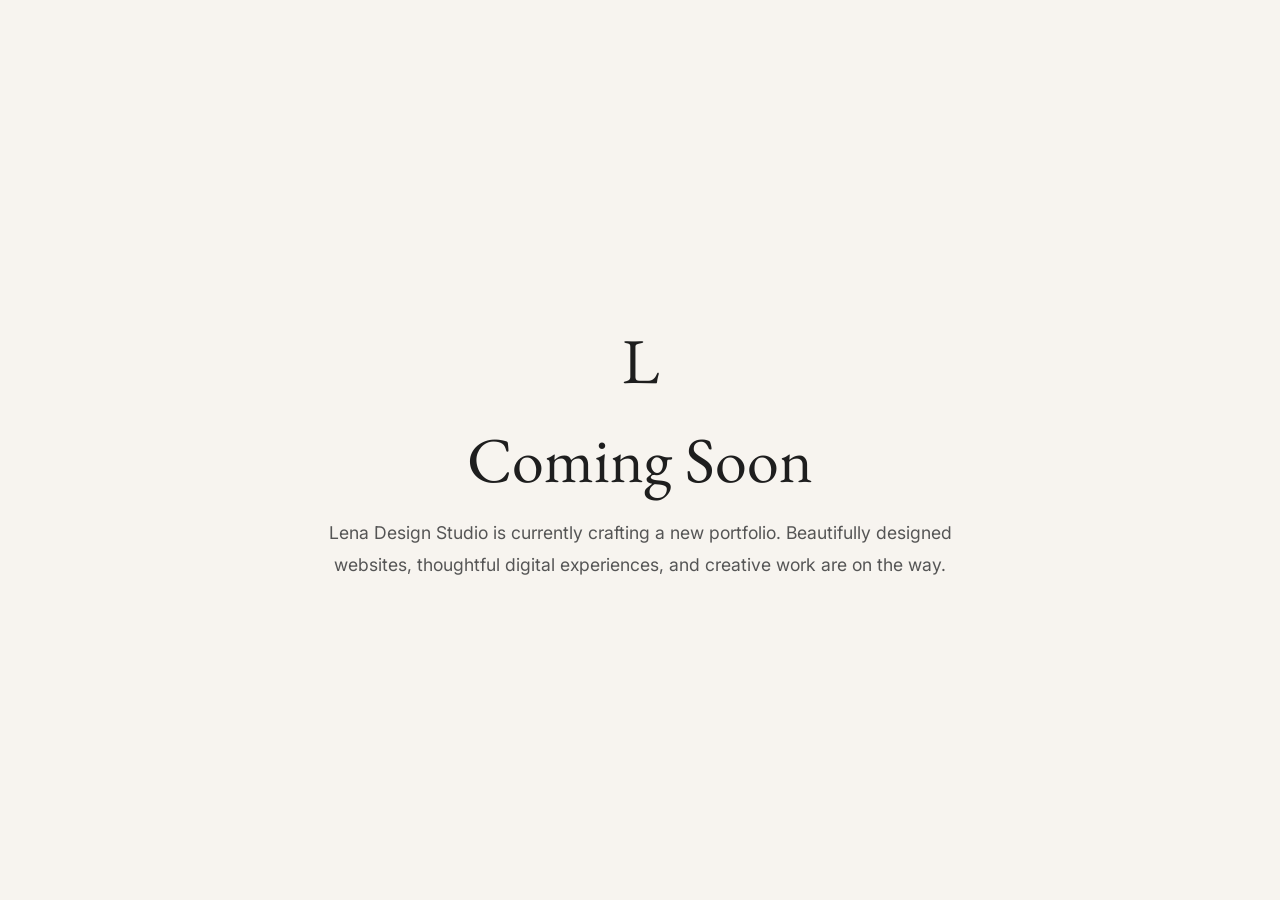
<file: Coming soon index.html>
<!DOCTYPE html>
<html lang="en">
<head>
<meta charset="UTF-8">
<meta name="viewport" content="width=device-width, initial-scale=1.0">

<title>Lena Design Studio</title>

<link href="https://fonts.googleapis.com/css2?family=EB+Garamond:wght@400;500&family=Inter:wght@300;400;500&display=swap" rel="stylesheet">

<style>

*{
  margin:0;
  padding:0;
  box-sizing:border-box;
}

body{
  background:#F7F4EF;
  color:#1E1E1E;
  min-height:100vh;
  display:flex;
  justify-content:center;
  align-items:center;
  text-align:center;
  padding:2rem;
}

.container{
  max-width:700px;
}

.logo{
  font-family:'EB Garamond', serif;
  font-size:4rem;
  margin-bottom:1rem;
}

h1{
  font-family:'EB Garamond', serif;
  font-size:4rem;
  font-weight:400;
  margin-bottom:1rem;
}

p{
  font-family:'Inter', sans-serif;
  font-size:1.1rem;
  line-height:1.8;
  color:#555;
}

.email{
  margin-top:2rem;
  display:inline-block;
  color:#1E1E1E;
  text-decoration:none;
  border-bottom:1px solid #1E1E1E;
}

</style>
</head>

<body>

<div class="container">

<div class="logo">L</div>

<h1>Coming Soon</h1>

<p>
Lena Design Studio is currently crafting a new portfolio.
Beautifully designed websites, thoughtful digital experiences,
and creative work are on the way.
</p>


</div>

</body>
</html>
</file>
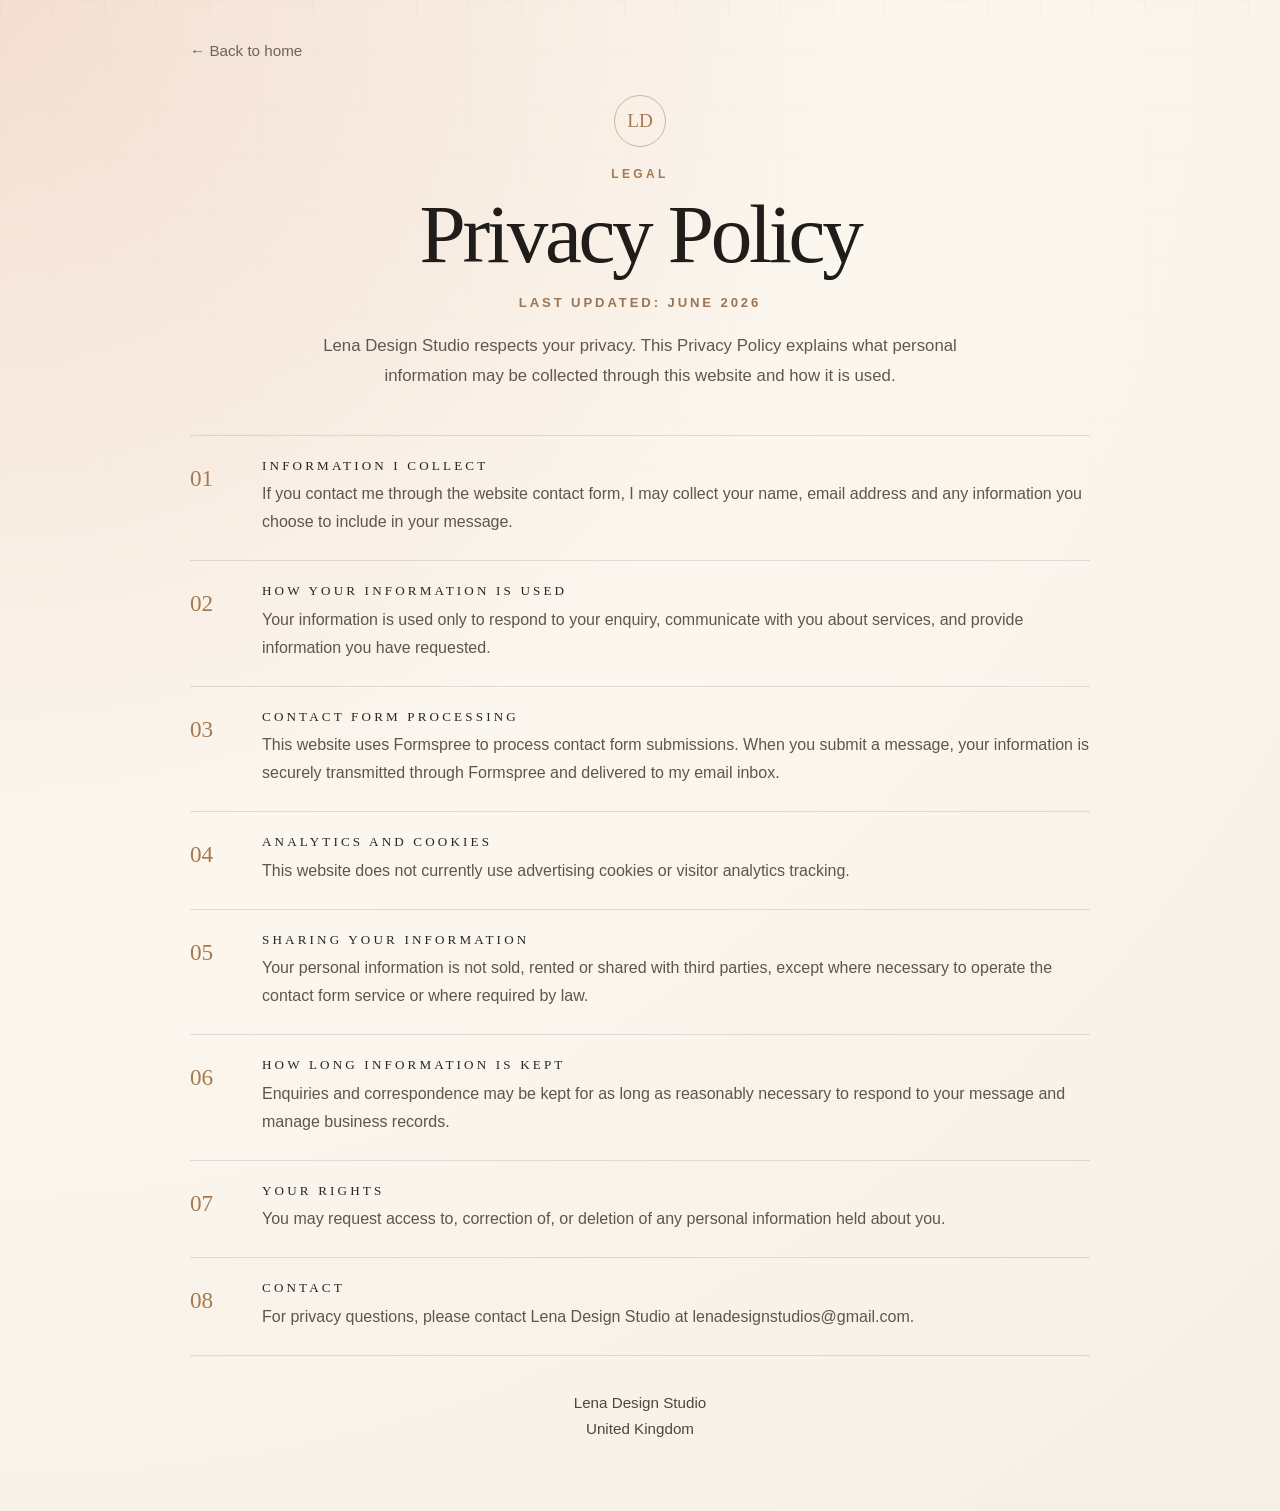
<file: privacy.html>
<!DOCTYPE html>
<html lang="en">
<head>
  <meta charset="UTF-8" />
  <meta name="viewport" content="width=device-width, initial-scale=1.0" />
  <title>Privacy Policy | Lena Design Studio</title>
  <link rel="stylesheet" href="styles.css" />
</head>

<body class="legal-page">

  <main class="legal-wrap">
    <a href="index.html" class="back-link">← Back to home</a>

    <div class="legal-logo">LD</div>

    <section class="legal-card">
      <p class="eyebrow">Legal</p>
      <h1>Privacy Policy</h1>
      <p class="updated">Last updated: June 2026</p>

      <p class="intro">
        Lena Design Studio respects your privacy. This Privacy Policy explains what personal information may be collected through this website and how it is used.
      </p>

      <div class="policy-list">
        <div class="policy-item">
          <span>01</span>
          <div>
            <h2>Information I Collect</h2>
            <p>If you contact me through the website contact form, I may collect your name, email address and any information you choose to include in your message.</p>
          </div>
        </div>

        <div class="policy-item">
          <span>02</span>
          <div>
            <h2>How Your Information Is Used</h2>
            <p>Your information is used only to respond to your enquiry, communicate with you about services, and provide information you have requested.</p>
          </div>
        </div>

        <div class="policy-item">
          <span>03</span>
          <div>
            <h2>Contact Form Processing</h2>
            <p>This website uses Formspree to process contact form submissions. When you submit a message, your information is securely transmitted through Formspree and delivered to my email inbox.</p>
          </div>
        </div>

        <div class="policy-item">
          <span>04</span>
          <div>
            <h2>Analytics and Cookies</h2>
            <p>This website does not currently use advertising cookies or visitor analytics tracking.</p>
          </div>
        </div>

        <div class="policy-item">
          <span>05</span>
          <div>
            <h2>Sharing Your Information</h2>
            <p>Your personal information is not sold, rented or shared with third parties, except where necessary to operate the contact form service or where required by law.</p>
          </div>
        </div>

        <div class="policy-item">
          <span>06</span>
          <div>
            <h2>How Long Information Is Kept</h2>
            <p>Enquiries and correspondence may be kept for as long as reasonably necessary to respond to your message and manage business records.</p>
          </div>
        </div>

        <div class="policy-item">
          <span>07</span>
          <div>
            <h2>Your Rights</h2>
            <p>You may request access to, correction of, or deletion of any personal information held about you.</p>
          </div>
        </div>

        <div class="policy-item">
          <span>08</span>
          <div>
            <h2>Contact</h2>
            <p>For privacy questions, please contact Lena Design Studio at lenadesignstudios@gmail.com.</p>
          </div>
        </div>
      </div>

      <footer class="legal-footer">
        Lena Design Studio<br>
        United Kingdom
      </footer>
    </section>
  </main>

</body>
</html>
</file>
<file: styles.css>
/* =========================
   Lena Design Studio
========================= */

:root {
  --cream: #f7f1e8;
  --cream-2: #fffaf3;
  --ink: #161313;
  --muted: #6e6258;
  --line: rgba(22, 19, 19, 0.14);
  --blush: #d8a99d;
  --rose: #9c5f55;
  --olive: #77735c;
  --shadow: 0 24px 80px rgba(49, 35, 26, 0.13);
  --radius: 28px;
}

* {
  box-sizing: border-box;
  margin: 0;
  padding: 0;
}

html {
  scroll-behavior: smooth;
}

body {
  min-height: 100vh;
  background:
    radial-gradient(circle at 20% 5%, rgba(216, 169, 157, .35), transparent 32%),
    radial-gradient(circle at 90% 18%, rgba(119, 115, 92, .18), transparent 30%),
    linear-gradient(135deg, var(--cream-2), var(--cream));
  color: var(--ink);
  font-family: Inter, system-ui, sans-serif;
  line-height: 1.6;
  overflow-x: hidden;
}

body::before {
  content: "";
  position: fixed;
  inset: 0;
  pointer-events: none;
  background-image:
    linear-gradient(rgba(22, 19, 19, 0.035) 1px, transparent 1px),
    linear-gradient(90deg, rgba(22, 19, 19, 0.035) 1px, transparent 1px);
  background-size: 52px 52px;
  mask-image: linear-gradient(to bottom, rgba(0,0,0,.4), transparent 65%);
  z-index: -1;
}

img {
  display: block;
  width: 100%;
}

a {
  color: inherit;
}

/* Header */

.site-header {
  position: fixed;
  top: 18px;
  left: 50%;
  z-index: 20;
  transform: translateX(-50%);
  width: min(1120px, calc(100% - 32px));
  display: flex;
  align-items: center;
  justify-content: space-between;
  padding: 14px 18px;
  border: 1px solid rgba(22, 19, 19, 0.1);
  border-radius: 999px;
  background: rgba(255, 250, 243, 0.74);
  backdrop-filter: blur(18px);
  box-shadow: 0 18px 50px rgba(38, 27, 20, 0.08);
}

.logo {
  width: 42px;
  height: 42px;
  display: grid;
  place-items: center;
  border-radius: 999px;
  background: var(--ink);
  color: var(--cream);
  text-decoration: none;
  font-family: "DM Serif Display", serif;
  font-size: 1.2rem;
}

.nav {
  display: flex;
  gap: 8px;
}

.nav a {
  text-decoration: none;
  font-size: .82rem;
  font-weight: 600;
  padding: 10px 14px;
  border-radius: 999px;
  color: var(--muted);
  transition: .25s ease;
}

.nav a:hover {
  color: var(--ink);
  background: rgba(22, 19, 19, 0.06);
}

/* Layout */

.section {
  width: min(1180px, calc(100% - 34px));
  margin: 0 auto;
  padding: 80px 0;
  scroll-margin-top: 10px;
}
.section:not(:first-of-type) {
  border-top: 1px solid rgba(22, 19, 19, 0.05);
  padding-top: 80px;
}

.eyebrow,
.section-kicker {
  text-transform: uppercase;
  letter-spacing: .22em;
  font-size: .75rem;
  font-weight: 700;
  color: var(--rose);
}

h1,
h2,
h3 {
  font-family: "DM Serif Display", serif;
  font-weight: 400;
  letter-spacing: -0.04em;
}

h2 {
  font-size: clamp(2.6rem, 6vw, 5.8rem);
  line-height: .95;
}

p {
  color: var(--muted);
}

/* Hero */

.hero {
  min-height: 100vh;
  display: grid;
  grid-template-columns: 1.08fr .82fr;
  gap: 54px;
  align-items: center;
  padding-top: 170px;
  padding-bottom: 90px;
  position: relative;
}

.hero h1 {
  max-width: 780px;
  margin: 20px 0 28px;
  font-size: clamp(4.2rem, 9vw, 9.2rem);
  line-height: .86;
}

.hero h1 span {
  color: var(--rose);
  font-style: italic;
}

.hero__intro {
  max-width: 610px;
  font-size: clamp(1.05rem, 1.6vw, 1.28rem);
}

.hero__actions {
  margin-top: 34px;
  display: flex;
  gap: 14px;
  flex-wrap: wrap;
}

.btn {
  display: inline-flex;
  align-items: center;
  justify-content: center;
  min-height: 52px;
  padding: 0 24px;
  border-radius: 999px;
  text-decoration: none;
  font-size: .92rem;
  font-weight: 700;
  transition: transform .25s ease, box-shadow .25s ease, background .25s ease;
}

.btn--dark {
  background: var(--ink);
  color: var(--cream-2);
  box-shadow: 0 16px 34px rgba(22, 19, 19, 0.16);
}

.btn--light {
  border: 1px solid var(--line);
  background: rgba(255, 250, 243, .64);
  color: var(--ink);
}

.btn:hover {
  transform: translateY(-3px);
}

.portrait-card {
  position: relative;
  padding: 22px;
  border-radius: 60% 60% 30px 30px;
  background: #fffaf3;
  border: 1px solid rgba(22, 19, 19, .12);
  box-shadow: var(--shadow);
  overflow: visible;
}
.project-card:hover {
  transform: translateY(-6px);
  box-shadow: 0 28px 70px rgba(38, 27, 20, 0.13);
}
.portrait-card img {
  aspect-ratio: 4 / 5;
  object-fit: cover;
  border-radius: 55% 55% 22px 22px;
  filter: saturate(.92) contrast(1.02);
}




.floating-note {
  position: absolute;
  z-index: 2;
  padding: 12px 16px;
  border-radius: 999px;
  border: 1px solid rgba(22,19,19,.12);
  background: rgba(255, 250, 243, .78);
  backdrop-filter: blur(16px);
  box-shadow: 0 18px 40px rgba(38, 27, 20, 0.11);
  font-size: .78rem;
  font-weight: 700;
  color: var(--ink);
  animation: floaty 5s ease-in-out infinite;
}

.note-one {
  left: -24px;
  top: 22%;
}

.note-two {
  right: -20px;
  bottom: 18%;
  animation-delay: 1.2s;
}

@keyframes floaty {
  0%, 100% { transform: translateY(0); }
  50% { transform: translateY(-12px); }
}

.hero-marquee {
  grid-column: 1 / -1;
  overflow: hidden;
  border-block: 1px solid var(--line);
  margin-top: 20px;
}

.marquee-track {
  display: flex;
  width: max-content;
  gap: 34px;
  padding: 17px 0;
  animation: marquee 23s linear infinite;
}

.marquee-track span {
  font-family: "DM Serif Display", serif;
  font-size: clamp(1.8rem, 4vw, 3.6rem);
  color: #161313;
  -webkit-text-stroke: 1px rgba(22, 19, 19, .28);
  white-space: nowrap;
}

@keyframes marquee {
  to { transform: translateX(-50%); }
}

/* About */

.about-grid {
  display: grid;
  grid-template-columns: .7fr 1fr;
  align-items: center;
  gap: 60px;
  margin-top: 32px;
}

.about__image {
  border-radius: var(--radius);
  overflow: hidden;
  box-shadow: var(--shadow);
}

.about__image img {
  aspect-ratio: 4 / 5;
  object-fit: cover;
}

.about__copy h2 {
  max-width: 820px;
  margin-bottom: 28px;
}

.about__copy p {
  max-width: 720px;
  font-size: 1.08rem;
}

.skill-cloud {
  display: flex;
  gap: 10px;
  flex-wrap: wrap;
  margin-top: 30px;
}

.skill-cloud span {
  padding: 10px 14px;
  border: 1px solid var(--line);
  border-radius: 999px;
  background: rgba(255, 250, 243, .55);
  font-size: .86rem;
  font-weight: 700;
}

/* Value strip */

.value-strip {
  width: min(1180px, calc(100% - 34px));
  margin: 0 auto;
  display: grid;
  grid-template-columns: repeat(3, 1fr);
  border: 1px solid var(--line);
  border-radius: var(--radius);
  background: rgba(255,250,243,.54);
  backdrop-filter: blur(18px);
  box-shadow: 0 18px 70px rgba(38, 27, 20, 0.08);
  overflow: hidden;
}

.value-strip div {
  padding: 30px;
  border-right: 1px solid var(--line);
}

.value-strip div:last-child {
  border-right: 0;
}

.value-strip strong {
  display: block;
  margin-bottom: 7px;
  font-family: "DM Serif Display", serif;
  font-size: 1.55rem;
  font-weight: 400;
}

.value-strip span {
  color: var(--muted);
}

/* Work */

.section-heading {
  display: grid;
  gap: 18px;
  max-width: 820px;
  margin-bottom: 54px;
}

.section-heading p:not(.eyebrow) {
  max-width: 680px;
  font-size: 1.05rem;
}

.project-showcase {
  display: grid;
  grid-template-columns: 1fr 1fr;
  gap: 24px;
}

.project-card {
  min-height: 560px;
  display: flex;
  flex-direction: column;
  justify-content: space-between;
  overflow: hidden;
  border-radius: var(--radius);
  border: 1px solid rgba(22, 19, 19, .11);
  background: rgba(255,250,243,.72);
  box-shadow: 0 18px 60px rgba(38, 27, 20, 0.09);
  text-decoration: none;
  transition: transform .35s ease, box-shadow .35s ease;
  transform-style: preserve-3d;
}

.project-card--wide {
  grid-row: span 2;
}

.project-card:hover {
  transform: translateY(-8px);
  box-shadow: 0 34px 90px rgba(38, 27, 20, 0.16);
}

.project-card__image {
  height: 365px;
  overflow: hidden;
  background: #e9ded2;
}

.project-card--wide .project-card__image {
  height: 680px;
}

.project-card__image img {
  width: 100%;
  height: 100%;
  object-fit: cover;
  object-position: top left;
  transition: transform .7s ease;
}

.project-card:hover img {
  transform: none;
}

.project-card__content {
  padding: 28px;
}

.project-card__content span {
  display: inline-block;
  margin-bottom: 10px;
  color: var(--rose);
  font-size: .78rem;
  font-weight: 800;
  text-transform: uppercase;
  letter-spacing: .16em;
}

.project-card__content h3 {
  font-size: clamp(2rem, 3vw, 3rem);
  margin-bottom: 10px;
}

.work-slider {
  margin-top: 34px;
  overflow: hidden;
  border-radius: var(--radius);
  border: 1px solid var(--line);
  background: rgba(255,250,243,.5);
}

.work-track {
  display: flex;
  gap: 18px;
  width: max-content;
  padding: 18px;
  animation: slideWork 26s linear infinite;
}

.work-slider:hover .work-track {
  animation-play-state: paused;
}

.work-track img {
  width: 310px;
  height: 210px;
  object-fit: contain;
  border-radius: 18px;
  border: 1px solid var(--line);
}

@keyframes slideWork {
  to { transform: translateX(-50%); }
}

/* Email */

.email-tiles {
  display: grid;
  grid-template-columns: repeat(4, 1fr);
  gap: 18px;
}

.email-tile {
  border: 0;
  cursor: pointer;
  padding: 0;
  border-radius: 24px;
  overflow: hidden;
  background: transparent;
  box-shadow: 0 18px 54px rgba(38, 27, 20, 0.1);
  transition: transform .3s ease, box-shadow .3s ease;
}

.email-tile:hover {
  transform: translateY(-8px) rotate(-1deg);
  box-shadow: 0 30px 80px rgba(38, 27, 20, 0.16);
}

.email-tile img {
  aspect-ratio: 3 / 4;
  object-fit: cover;
}

/* Contact */

.contact-card {
  position: relative;
  overflow: hidden;
  padding: clamp(34px, 7vw, 86px);
  border-radius: var(--radius);
  border: 1px solid var(--line);
  background:
    radial-gradient(circle at 15% 15%, rgba(216, 169, 157, .34), transparent 30%),
    linear-gradient(135deg, rgba(255,250,243,.86), rgba(247,241,232,.58));
  box-shadow: var(--shadow);
}

.contact-card h2 {
  max-width: 850px;
  margin: 18px 0 22px;
}

.contact-card p {
  max-width: 680px;
  font-size: 1.08rem;
}

.contact-link {
  position: relative;
  z-index: 2;
  display: inline-flex;
  margin-top: 34px;
  color: var(--cream-2);
  background: var(--ink);
  border-radius: 999px;
  padding: 16px 22px;
  text-decoration: none;
  font-weight: 800;
}

/* Modal */

.modal {
  position: fixed;
  inset: 0;
  z-index: 50;
  display: none;
  place-items: center;
  padding: 24px;
}

.modal.is-open {
  display: grid;
}

.modal__backdrop {
  position: absolute;
  inset: 0;
  background: rgba(16, 13, 11, .76);
  backdrop-filter: blur(12px);
}

.modal__panel {
  position: relative;
  z-index: 1;
  width: min(720px, 100%);
  max-height: 88vh;
  overflow: auto;
  border-radius: 24px;
  background: var(--cream-2);
  padding: 14px;
}

.modal__close {
  position: sticky;
  top: 8px;
  margin-left: auto;
  display: grid;
  place-items: center;
  width: 42px;
  height: 42px;
  border: 0;
  border-radius: 999px;
  background: var(--ink);
  color: white;
  cursor: pointer;
  font-size: 1.3rem;
}

.modal__img {
  border-radius: 18px;
}

/* Interaction effects */

.reveal {
  opacity: 0;
  transform: translateY(34px);
  transition: opacity .75s ease, transform .75s ease;
}

.reveal.is-visible {
  opacity: 1;
  transform: translateY(0);
}

.cursor-dot {
  position: fixed;
  z-index: 100;
  width: 14px;
  height: 14px;
  border-radius: 999px;
  background: var(--rose);
  pointer-events: none;
  transform: translate(-50%, -50%);
  opacity: .55;
  mix-blend-mode: multiply;
}

/* Responsive */

@media (max-width: 900px) {
  .cursor-dot {
    display: none;
  }

  .site-header {
    top: 10px;
  }

  .nav {
    gap: 2px;
  }

  .nav a {
    font-size: .75rem;
    padding: 8px 9px;
  }

  .hero,
  .about-grid,
  .project-showcase,
  .value-strip {
    grid-template-columns: 1fr;
  }

  .hero {
    padding-top: 140px;
  }

  .note-one,
  .note-two {
    left: 18px;
    right: auto;
  }

  .project-card--wide {
    grid-row: auto;
  }

  .project-card,
  .project-card--wide {
    min-height: auto;
  }

  .project-card__image,
  .project-card--wide .project-card__image {
    height: 360px;
  }

  .email-tiles {
    grid-template-columns: repeat(2, 1fr);
  }

  .value-strip div {
    border-right: 0;
    border-bottom: 1px solid var(--line);
  }

  .value-strip div:last-child {
    border-bottom: 0;
  }
}

@media (max-width: 560px) {
  .section {
    width: min(100% - 24px, 1180px);
    padding: 90px 0;
  }

  .hero h1 {
    font-size: clamp(3.2rem, 18vw, 5.4rem);
  }

  .hero__actions {
    flex-direction: column;
  }

  .btn,
  .contact-link {
    width: 100%;
  }
   .btn,
.contact-link {
  width: 100%;
  display: flex;
  justify-content: center;
  align-items: center;
  text-align: center;
}

  .email-tiles {
    grid-template-columns: 1fr;
  }

  .work-track img {
    width: 240px;
    height: 170px;
  }
}

@media (prefers-reduced-motion: reduce) {
  *,
  *::before,
  *::after {
    animation: none !important;
    transition: none !important;
    scroll-behavior: auto !important;
  }
}
@media (min-width: 901px) {
  .portrait-card {
    height: auto;
  }

  .portrait-card img {
    height: auto;
    object-fit: cover;
  }
}

.site-footer {
  text-align: center;
  margin: 80px auto;
  color: #9a8f85;
}

.site-footer p {
  margin-bottom: 8px;
  color: #9a8f85;
}

.site-footer a {
  color: #9a8f85;
  text-decoration: none;
}

.site-footer a:hover {
  color: #161313;
}
.legal-page {
  min-height: 100vh;
  background: radial-gradient(circle at top left, #f4dfd2, #fbf7ef 45%, #f6efe5);
  color: #2a2520;
  font-family: Inter, Arial, sans-serif;
}

.legal-wrap {
  width: min(900px, calc(100% - 36px));
  margin: 0 auto;
  padding: 38px 0 70px;
}

.back-link {
  display: inline-block;
  margin-bottom: 32px;
  color: #6f6258;
  font-size: 0.95rem;
  text-decoration: none;
}

.back-link:hover {
  text-decoration: underline;
}

.legal-logo {
  width: 52px;
  height: 52px;
  margin: 0 auto 18px;
  border: 1px solid rgba(150, 111, 72, 0.45);
  border-radius: 50%;
  display: grid;
  place-items: center;
  color: #a7794d;
  font-family: "DM Serif Display", Georgia, serif;
  font-size: 1.2rem;
}

.legal-card {
  text-align: center;
}

.eyebrow {
  margin: 0 0 10px;
  color: #a7794d;
  font-size: 0.75rem;
  font-weight: 700;
  letter-spacing: 0.28em;
  text-transform: uppercase;
}

.legal-card h1 {
  margin: 0;
  font-family: "DM Serif Display", Georgia, serif;
  font-size: clamp(2.8rem, 7vw, 5.2rem);
  line-height: 0.95;
  font-weight: 400;
  color: #1f1c19;
}

.updated {
  margin: 18px 0 18px;
  color: #9a7654;
  font-size: 0.82rem;
  font-weight: 700;
  letter-spacing: 0.22em;
  text-transform: uppercase;
}

.intro {
  max-width: 720px;
  margin: 0 auto 44px;
  color: #62574f;
  font-size: 1.05rem;
  line-height: 1.8;
}

.policy-list {
  text-align: left;
  border-top: 1px solid rgba(42, 37, 32, 0.12);
}

.policy-item {
  display: grid;
  grid-template-columns: 54px 1fr;
  gap: 18px;
  padding: 24px 0;
  border-bottom: 1px solid rgba(42, 37, 32, 0.12);
}

.policy-item span {
  color: #a7794d;
  font-family: "DM Serif Display", Georgia, serif;
  font-size: 1.45rem;
}

.policy-item h2 {
  margin: 0 0 8px;
  color: #2a2520;
  font-size: 0.82rem;
  letter-spacing: 0.24em;
  text-transform: uppercase;
}

.policy-item p {
  margin: 0;
  color: #5f554d;
  font-size: 1rem;
  line-height: 1.75;
}

.legal-footer {
  margin-top: 34px;
  color: #4e463f;
  font-size: 0.95rem;
  line-height: 1.7;
}

@media (max-width: 600px) {
  .legal-wrap {
    width: min(100% - 28px, 900px);
    padding-top: 24px;
  }

  .policy-item {
    grid-template-columns: 1fr;
    gap: 8px;
  }

  .legal-card h1 {
    font-size: 3rem;
  }
}
.contact-form {
  margin-top: 32px;
  display: flex;
  flex-direction: column;
  gap: 16px;
}

.contact-form input,
.contact-form textarea {
  width: 100%;
  padding: 16px 18px;
  border: 1px solid rgba(0,0,0,.12);
  border-radius: 16px;
  background: rgba(255,255,255,.7);
  font-family: inherit;
  font-size: 1rem;
  color: #2b2b2b;
  transition: all .3s ease;
}

.contact-form textarea {
  min-height: 140px;
  resize: vertical;
}

.contact-form input:focus,
.contact-form textarea:focus {
  outline: none;
  border-color: #b89d84;
  box-shadow: 0 0 0 4px rgba(184,157,132,.15);
}

.contact-btn {
  padding: 16px 24px;
  border: none;
  border-radius: 999px;
  background: #2b2b2b;
  color: white;
  font-size: .95rem;
  font-weight: 600;
  cursor: pointer;
  transition: all .3s ease;
}

.contact-btn:hover {
  transform: translateY(-2px);
  background: #161616;
}
@media (max-width: 768px) {
  body {
    overflow-x: hidden;
  }

  .legal-wrap {
    width: 100%;
    max-width: 100%;
    padding: 28px 20px 70px;
    margin: 0 auto;
  }

  .policy-item {
    grid-template-columns: 1fr;
    gap: 8px;
  }

  .legal-card h1 {
    font-size: 46px;
  }

  .policy-item h2 {
    font-size: 0.85rem;
    line-height: 1.4;
  }

  .contact-card {
    padding: 32px 24px;
  }

  .contact-form input,
  .contact-form textarea,
  .contact-form button {
    width: 100%;
  }

  .project-card__image,
  .project-card--wide .project-card__image {
    height: auto;
  }

  .project-card__image img,
  .email-tile img {
    height: auto;
    object-fit: contain;
    object-position: top center;
  }
   @media (max-width: 768px) {

  /* Website preview cards */
  .project-card__image,
  .project-card--wide .project-card__image {
    height: 420px;
    overflow: hidden;
  }

  .project-card__image img {
    width: 100%;
    height: 100%;
    object-fit: cover;
    object-position: top center;
  }

  /* Email preview tiles */
  .email-tile {
    height: 520px;
    overflow: hidden;
  }

  .email-tile img {
    width: 100%;
    height: 100%;
    object-fit: cover;
    object-position: top center;
  }

}
</file>
